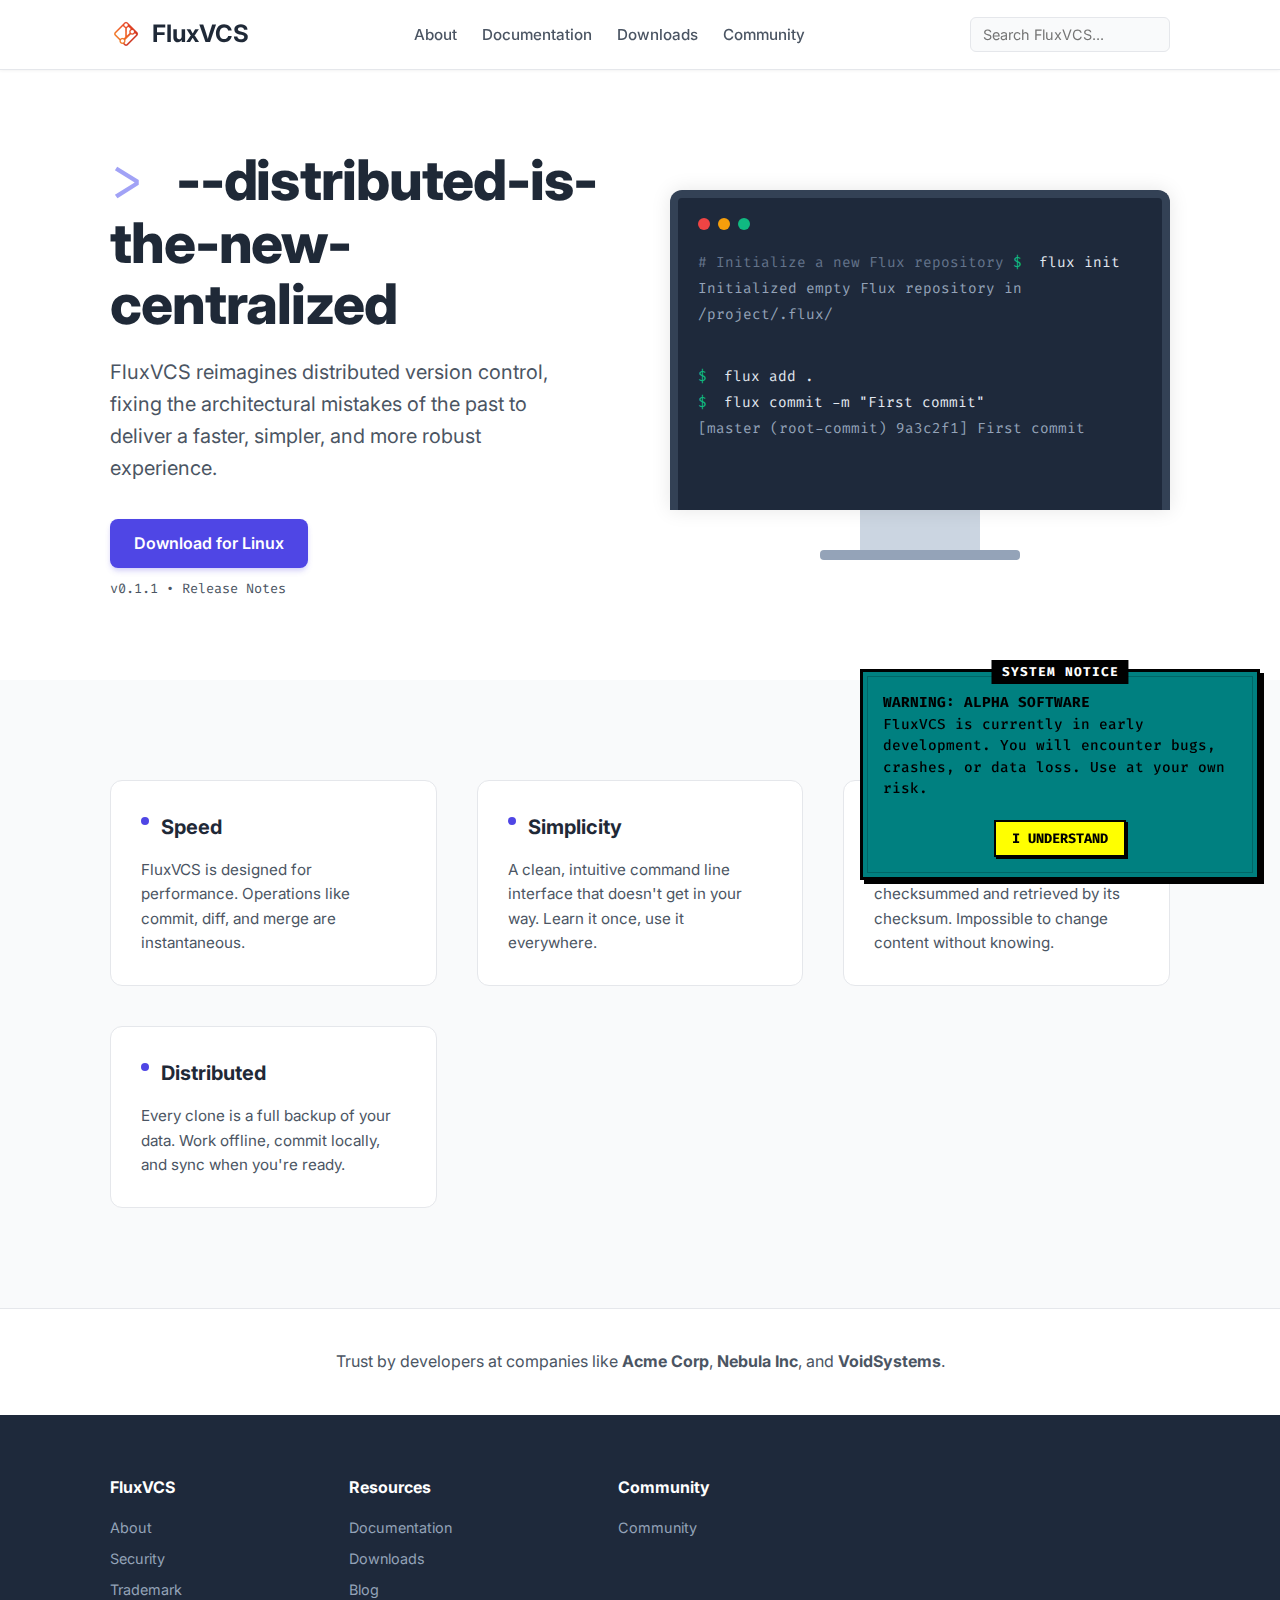
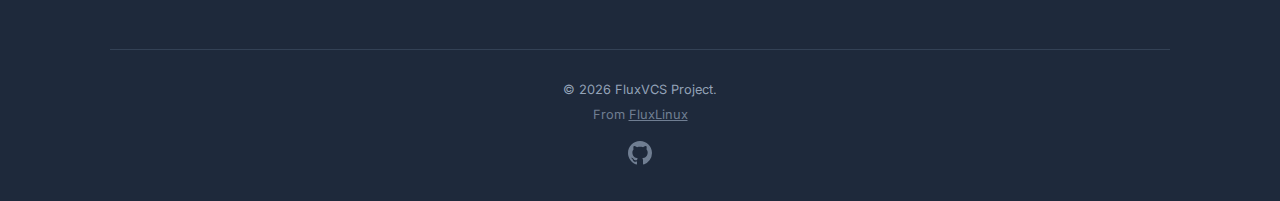
<file: index.html>
<!doctype html>
<html lang="en">

<head>
  <meta charset="UTF-8" />
  <link rel="icon" type="image/png" href="public/favicon-32.png" />
  <meta name="viewport" content="width=device-width, initial-scale=1.0" />

  <!-- SEO & OpenGraph -->
  <title>FluxVCS - Distributed Is The New Centralized</title>
  <meta name="description"
    content="FluxVCS reimagines distributed version control, fixing the architectural mistakes of the past to deliver a faster, simpler, and more robust experience.">
  <meta name="keywords" content="fluxvcs, version control, git alternative, distributed vcs, open source, fluxlinux">
  <link rel="canonical" href="https://vcs.fluxlinux.xyz/" />

  <!-- OG -->
  <meta property="og:type" content="website" />
  <meta property="og:url" content="https://vcs.fluxlinux.xyz/" />
  <meta property="og:title" content="FluxVCS - Fast, Simple, Distributed." />
  <meta property="og:description" content="FluxVCS is a free and open source distributed version control system." />
  <meta property="og:image" content="https://vcs.fluxlinux.xyz/logo-512.png" />
  <meta property="og:site_name" content="FluxVCS" />

  <!-- Google Fonts: Inter (Sans) and Fira Code (Mono) -->
  <link rel="preconnect" href="https://fonts.googleapis.com">
  <link rel="stylesheet" href="style.css">
  <link rel="preconnect" href="https://fonts.gstatic.com" crossorigin>
  <link
    href="https://fonts.googleapis.com/css2?family=Fira+Code:wght@400;500&family=Inter:wght@300;400;500;600;700&display=swap"
    rel="stylesheet">
</head>

<body>
  <header>
    <div class="container">
      <a href="/" class="logo">
        <img src="public/logo-64.png" alt="FluxVCS Logo" class="logo-img" style="height: 32px; width: auto;">
        FluxVCS
      </a>
      <nav>
        <ul>
          <li><a href="/about.html">About</a></li>
          <li><a href="/documentation.html">Documentation</a></li>
          <li><a href="/downloads.html">Downloads</a></li>
          <li><a href="/community.html">Community</a></li>
        </ul>
      </nav>
      <form class="search-form" id="search-form">
        <input type="text" placeholder="Search FluxVCS..." />
      </form>
    </div>
  </header>

  <main>
    <section class="hero">
      <div class="container">
        <div class="hero-content">
          <h1>--distributed-is-the-new-centralized</h1>
          <p class="hero-lead">FluxVCS reimagines distributed version control, fixing the architectural mistakes of the
            past
            to deliver a faster, simpler, and more robust experience.</p>
          <div class="cta-group">
            <a href="/downloads.html" class="btn btn-primary" id="home-download-btn">Download for Linux</a>
            <span class="version-info">v0.1.1 &bull; Release Notes</span>
          </div>
        </div>
        <div class="hero-visual">
          <div class="monitor">
            <div class="screen">
              <div class="code-window">
                <div class="title-bar">
                  <span class="dot red"></span>
                  <span class="dot yellow"></span>
                  <span class="dot green"></span>
                </div>
                <div class="code-content">
                  <span class="comment"># Initialize a new Flux repository</span>
                  <span class="prompt">$</span> flux init<br>
                  <span class="output">Initialized empty Flux repository in /project/.flux/</span><br>
                  <span class="prompt">$</span> flux add .<br>
                  <span class="prompt">$</span> flux commit -m "First commit"<br>
                  <span class="output">[master (root-commit) 9a3c2f1] First commit</span>
                </div>
              </div>
            </div>
            <div class="stand"></div>
            <div class="base"></div>
          </div>
        </div>
      </div>
    </section>

    <section class="features">
      <div class="container">
        <div class="feature-card">
          <h3>Speed</h3>
          <p>FluxVCS is designed for performance. Operations like commit, diff, and merge are instantaneous.</p>
        </div>
        <div class="feature-card">
          <h3>Simplicity</h3>
          <p>A clean, intuitive command line interface that doesn't get in your way. Learn it once, use it everywhere.
          </p>
        </div>
        <div class="feature-card">
          <h3>Integrity</h3>
          <p>Every file and commit is checksummed and retrieved by its checksum. Impossible to change content without
            knowing.</p>
        </div>
        <div class="feature-card">
          <h3>Distributed</h3>
          <p>Every clone is a full backup of your data. Work offline, commit locally, and sync when you're ready.</p>
        </div>
      </div>
    </section>

    <section class="companies">
      <div class="container">
        <p>Trust by developers at companies like <strong>Acme Corp</strong>, <strong>Nebula Inc</strong>, and
          <strong>VoidSystems</strong>.
        </p>
      </div>
    </section>
  </main>

  <footer>
    <div class="container">
      <div class="footer-links">
        <div class="col">
          <h4>FluxVCS</h4>
          <a href="/about.html">About</a>
          <a href="/documentation.html">Security</a>
          <a href="#">Trademark</a>
        </div>
        <div class="col">
          <h4>Resources</h4>
          <a href="/documentation.html">Documentation</a>
          <a href="/downloads.html">Downloads</a>
          <a href="#">Blog</a>
        </div>
        <div class="col">
          <h4>Community</h4>
          <a href="/community.html">Community</a>
        </div>
      </div>
      <div class="copyright">
        <p>&copy; 2026 FluxVCS Project.</p>
        <p style="margin-top: 5px; opacity: 0.7;">From <a href="https://fluxlinux.xyz"
            style="text-decoration: underline;">FluxLinux</a></p>
        <a href="https://github.com/gradykorchinski-ship-it/FluxVCS.git" target="_blank"
          style="display: inline-block; margin-top: 15px; opacity: 0.7; transition: opacity 0.2s;"
          onmouseover="this.style.opacity='1'" onmouseout="this.style.opacity='0.7'">
          <svg height="24" width="24" viewBox="0 0 16 16" fill="currentColor">
            <path
              d="M8 0C3.58 0 0 3.58 0 8c0 3.54 2.29 6.53 5.47 7.59.4.07.55-.17.55-.38 0-.19-.01-.82-.01-1.49-2.01.37-2.53-.49-2.69-.94-.09-.23-.48-.94-.82-1.13-.28-.15-.68-.52-.01-.53.63-.01 1.08.58 1.23.82.72 1.21 1.87.87 2.33.66.07-.52.28-.87.51-1.07-1.78-.2-3.64-.89-3.64-3.95 0-.87.31-1.59.82-2.15-.08-.2-.36-1.02.08-2.12 0 0 .67-.21 2.2.82.64-.18 1.32-.27 2-.27.68 0 1.36.09 2 .27 1.53-1.04 2.2-.82 2.2-.82.44 1.1.16 1.92.08 2.12.51.56.82 1.27.82 2.15 0 3.07-1.87 3.75-3.65 3.95.29.25.54.73.54 1.48 0 1.07-.01 1.93-.01 2.2 0 .21.15.46.55.38A8.013 8.013 0 0016 8c0-4.42-3.58-8-8-8z" />
          </svg>
        </a>
      </div>
    </div>
  </footer>
  <script src="/main.js"></script>
</body>

</html>
</file>
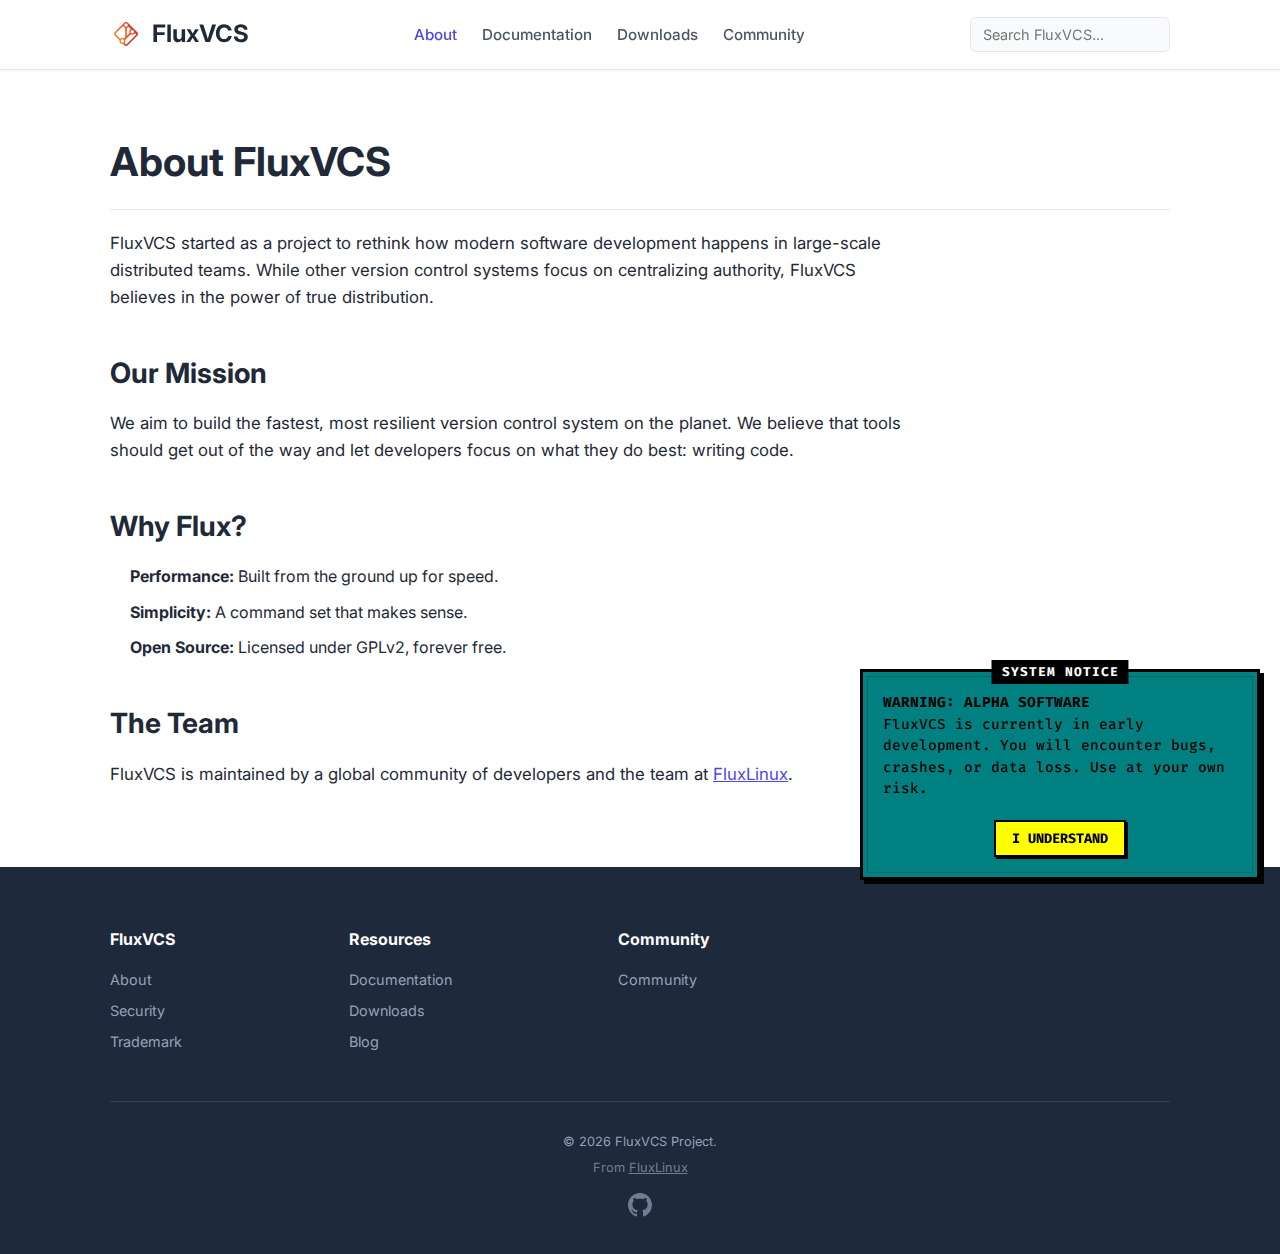
<file: about.html>
<!doctype html>
<html lang="en">

<head>
    <meta charset="UTF-8" />
    <link rel="icon" type="image/png" href="public/favicon-32.png" />
    <meta name="viewport" content="width=device-width, initial-scale=1.0" />

    <title>About - FluxVCS</title>
    <meta name="description"
        content="Learn about the mission and team behind FluxVCS, the distributed version control system designed for speed and simplicity.">
    <link rel="canonical" href="https://vcs.fluxlinux.xyz/about" />

    <meta property="og:type" content="website" />
    <meta property="og:url" content="https://vcs.fluxlinux.xyz/about" />
    <meta property="og:title" content="About - FluxVCS" />
    <meta property="og:description" content="Learn about the mission and team behind FluxVCS." />
    <meta property="og:image" content="https://vcs.fluxlinux.xyz/logo-512.png" />
    <meta property="og:site_name" content="FluxVCS" />

    <link rel="preconnect" href="https://fonts.googleapis.com">
    <link rel="stylesheet" href="style.css">
    <link rel="preconnect" href="https://fonts.gstatic.com" crossorigin>
    <link
        href="https://fonts.googleapis.com/css2?family=Fira+Code:wght@400;500&family=Inter:wght@300;400;500;600;700&display=swap"
        rel="stylesheet">
</head>

<body>
    <header>
        <div class="container">
            <a href="/" class="logo">
                <img src="public/logo-64.png" alt="FluxVCS Logo" class="logo-img" style="height: 32px; width: auto;">
                FluxVCS
            </a>
            <nav>
                <ul>
                    <li><a href="/about.html" class="active">About</a></li>
                    <li><a href="/documentation.html">Documentation</a></li>
                    <li><a href="/downloads.html">Downloads</a></li>
                    <li><a href="/community.html">Community</a></li>
                </ul>
            </nav>
            <form class="search-form" id="search-form">
                <input type="text" placeholder="Search FluxVCS..." />
            </form>
        </div>
    </header>

    <main>
        <section class="content-page">
            <div class="container">
                <h1>About FluxVCS</h1>
                <p>FluxVCS started as a project to rethink how modern software development happens in large-scale
                    distributed teams. While other version control systems focus on centralizing authority, FluxVCS
                    believes in the power of true distribution.</p>

                <h2>Our Mission</h2>
                <p>We aim to build the fastest, most resilient version control system on the planet. We believe that
                    tools should get out of the way and let developers focus on what they do best: writing code.</p>

                <h2>Why Flux?</h2>
                <ul>
                    <li><strong>Performance:</strong> Built from the ground up for speed.</li>
                    <li><strong>Simplicity:</strong> A command set that makes sense.</li>
                    <li><strong>Open Source:</strong> Licensed under GPLv2, forever free.</li>
                </ul>

                <h2>The Team</h2>
                <p>FluxVCS is maintained by a global community of developers and the team at <a
                        href="https://fluxlinux.xyz">FluxLinux</a>.</p>
            </div>
        </section>
    </main>

    <footer>
        <div class="container">
            <div class="footer-links">
                <div class="col">
                    <h4>FluxVCS</h4>
                    <a href="/about.html">About</a>
                    <a href="/documentation.html">Security</a>
                    <a href="#">Trademark</a>
                </div>
                <div class="col">
                    <h4>Resources</h4>
                    <a href="/documentation.html">Documentation</a>
                    <a href="/downloads.html">Downloads</a>
                    <a href="#">Blog</a>
                </div>
                <div class="col">
                    <h4>Community</h4>
                    <a href="/community.html">Community</a>
                </div>
            </div>
            <div class="copyright">
                <p>&copy; 2026 FluxVCS Project.</p>
                <p style="margin-top: 5px; opacity: 0.7;">From <a href="https://fluxlinux.xyz"
                        style="text-decoration: underline;">FluxLinux</a></p>
                <a href="https://github.com/gradykorchinski-ship-it/FluxVCS.git" target="_blank"
                    style="display: inline-block; margin-top: 15px; opacity: 0.7; transition: opacity 0.2s;"
                    onmouseover="this.style.opacity='1'" onmouseout="this.style.opacity='0.7'">
                    <svg height="24" width="24" viewBox="0 0 16 16" fill="currentColor">
                        <path
                            d="M8 0C3.58 0 0 3.58 0 8c0 3.54 2.29 6.53 5.47 7.59.4.07.55-.17.55-.38 0-.19-.01-.82-.01-1.49-2.01.37-2.53-.49-2.69-.94-.09-.23-.48-.94-.82-1.13-.28-.15-.68-.52-.01-.53.63-.01 1.08.58 1.23.82.72 1.21 1.87.87 2.33.66.07-.52.28-.87.51-1.07-1.78-.2-3.64-.89-3.64-3.95 0-.87.31-1.59.82-2.15-.08-.2-.36-1.02.08-2.12 0 0 .67-.21 2.2.82.64-.18 1.32-.27 2-.27.68 0 1.36.09 2 .27 1.53-1.04 2.2-.82 2.2-.82.44 1.1.16 1.92.08 2.12.51.56.82 1.27.82 2.15 0 3.07-1.87 3.75-3.65 3.95.29.25.54.73.54 1.48 0 1.07-.01 1.93-.01 2.2 0 .21.15.46.55.38A8.013 8.013 0 0016 8c0-4.42-3.58-8-8-8z" />
                    </svg>
                </a>
            </div>
        </div>
    </footer>
    <script src="/main.js"></script>
</body>

</html>
</file>
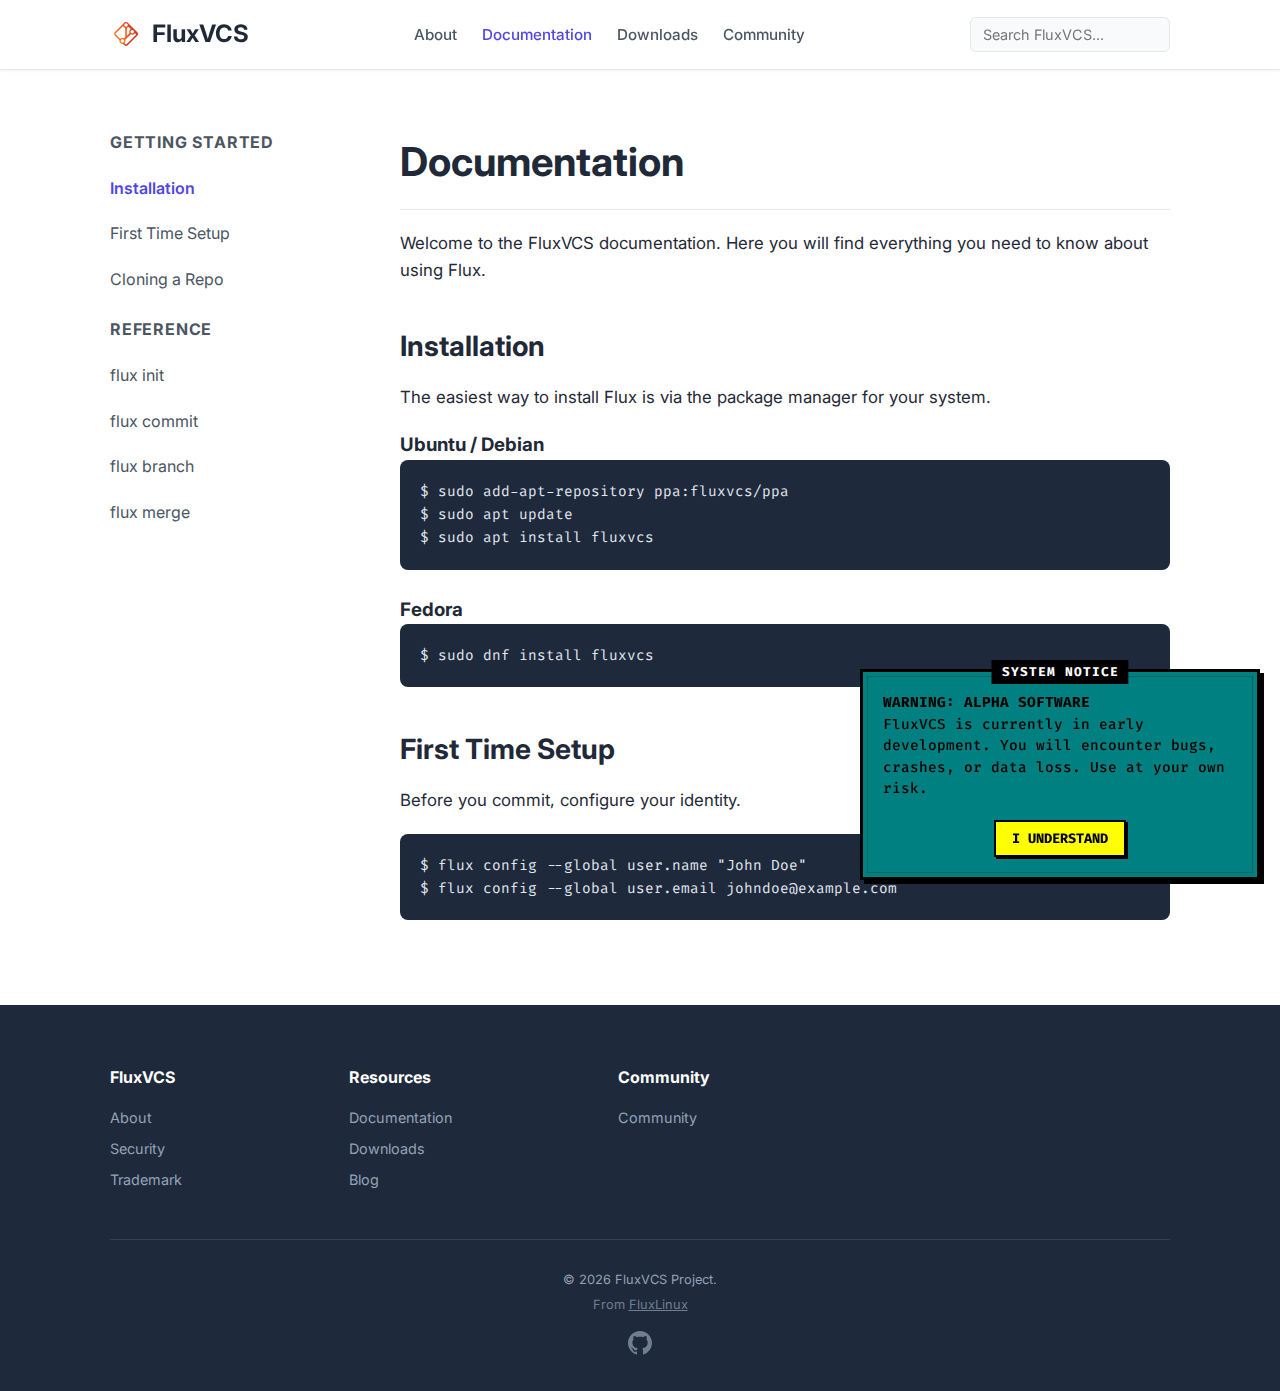
<file: documentation.html>
<!doctype html>
<html lang="en">

<head>
    <meta charset="UTF-8" />
    <link rel="icon" type="image/png" href="public/favicon-32.png" />
    <meta name="viewport" content="width=device-width, initial-scale=1.0" />

    <title>Documentation - FluxVCS</title>
    <meta name="description"
        content="Official documentation for FluxVCS. Learn how to install, configure, and use Flux for your projects.">
    <link rel="canonical" href="https://vcs.fluxlinux.xyz/documentation" />

    <meta property="og:type" content="website" />
    <meta property="og:url" content="https://vcs.fluxlinux.xyz/documentation" />
    <meta property="og:title" content="Documentation - FluxVCS" />
    <meta property="og:description" content="Official documentation for FluxVCS." />
    <meta property="og:image" content="https://vcs.fluxlinux.xyz/logo-512.png" />
    <meta property="og:site_name" content="FluxVCS" />

    <link rel="preconnect" href="https://fonts.googleapis.com">
    <link rel="stylesheet" href="style.css">
    <link rel="preconnect" href="https://fonts.gstatic.com" crossorigin>
    <link
        href="https://fonts.googleapis.com/css2?family=Fira+Code:wght@400;500&family=Inter:wght@300;400;500;600;700&display=swap"
        rel="stylesheet">
</head>

<body>
    <header>
        <div class="container">
            <a href="/" class="logo">
                <img src="public/logo-64.png" alt="FluxVCS Logo" class="logo-img" style="height: 32px; width: auto;">
                FluxVCS
            </a>
            <nav>
                <ul>
                    <li><a href="/about.html">About</a></li>
                    <li><a href="/documentation.html" class="active">Documentation</a></li>
                    <li><a href="/downloads.html">Downloads</a></li>
                    <li><a href="/community.html">Community</a></li>
                </ul>
            </nav>
            <form class="search-form" id="search-form">
                <input type="text" placeholder="Search FluxVCS..." />
            </form>
        </div>
    </header>

    <main>
        <section class="content-page">
            <div class="container sidebar-layout">
                <aside class="sidebar">
                    <h3>Getting Started</h3>
                    <ul>
                        <li><a href="#" class="active">Installation</a></li>
                        <li><a href="#">First Time Setup</a></li>
                        <li><a href="#">Cloning a Repo</a></li>
                    </ul>

                    <h3 style="margin-top: 20px;">Reference</h3>
                    <ul>
                        <li><a href="#">flux init</a></li>
                        <li><a href="#">flux commit</a></li>
                        <li><a href="#">flux branch</a></li>
                        <li><a href="#">flux merge</a></li>
                    </ul>
                </aside>

                <div class="docs-content">
                    <h1>Documentation</h1>
                    <p>Welcome to the FluxVCS documentation. Here you will find everything you need to know about using
                        Flux.</p>

                    <h2>Installation</h2>
                    <p>The easiest way to install Flux is via the package manager for your system.</p>

                    <h3>Ubuntu / Debian</h3>
                    <pre>
$ sudo add-apt-repository ppa:fluxvcs/ppa
$ sudo apt update
$ sudo apt install fluxvcs</pre>

                    <h3>Fedora</h3>
                    <pre>$ sudo dnf install fluxvcs</pre>

                    <h2>First Time Setup</h2>
                    <p>Before you commit, configure your identity.</p>
                    <pre>
$ flux config --global user.name "John Doe"
$ flux config --global user.email johndoe@example.com</pre>
                </div>
            </div>
        </section>
    </main>

    <footer>
        <div class="container">
            <div class="footer-links">
                <div class="col">
                    <h4>FluxVCS</h4>
                    <a href="/about.html">About</a>
                    <a href="/documentation.html">Security</a>
                    <a href="#">Trademark</a>
                </div>
                <div class="col">
                    <h4>Resources</h4>
                    <a href="/documentation.html">Documentation</a>
                    <a href="/downloads.html">Downloads</a>
                    <a href="#">Blog</a>
                </div>
                <div class="col">
                    <h4>Community</h4>
                    <a href="/community.html">Community</a>
                </div>
            </div>
            <div class="copyright">
                <p>&copy; 2026 FluxVCS Project.</p>
                <p style="margin-top: 5px; opacity: 0.7;">From <a href="https://fluxlinux.xyz"
                        style="text-decoration: underline;">FluxLinux</a></p>
                <a href="https://github.com/gradykorchinski-ship-it/FluxVCS.git" target="_blank"
                    style="display: inline-block; margin-top: 15px; opacity: 0.7; transition: opacity 0.2s;"
                    onmouseover="this.style.opacity='1'" onmouseout="this.style.opacity='0.7'">
                    <svg height="24" width="24" viewBox="0 0 16 16" fill="currentColor">
                        <path
                            d="M8 0C3.58 0 0 3.58 0 8c0 3.54 2.29 6.53 5.47 7.59.4.07.55-.17.55-.38 0-.19-.01-.82-.01-1.49-2.01.37-2.53-.49-2.69-.94-.09-.23-.48-.94-.82-1.13-.28-.15-.68-.52-.01-.53.63-.01 1.08.58 1.23.82.72 1.21 1.87.87 2.33.66.07-.52.28-.87.51-1.07-1.78-.2-3.64-.89-3.64-3.95 0-.87.31-1.59.82-2.15-.08-.2-.36-1.02.08-2.12 0 0 .67-.21 2.2.82.64-.18 1.32-.27 2-.27.68 0 1.36.09 2 .27 1.53-1.04 2.2-.82 2.2-.82.44 1.1.16 1.92.08 2.12.51.56.82 1.27.82 2.15 0 3.07-1.87 3.75-3.65 3.95.29.25.54.73.54 1.48 0 1.07-.01 1.93-.01 2.2 0 .21.15.46.55.38A8.013 8.013 0 0016 8c0-4.42-3.58-8-8-8z" />
                    </svg>
                </a>
            </div>
        </div>
    </footer>
    <script src="/main.js"></script>
</body>

</html>
</file>
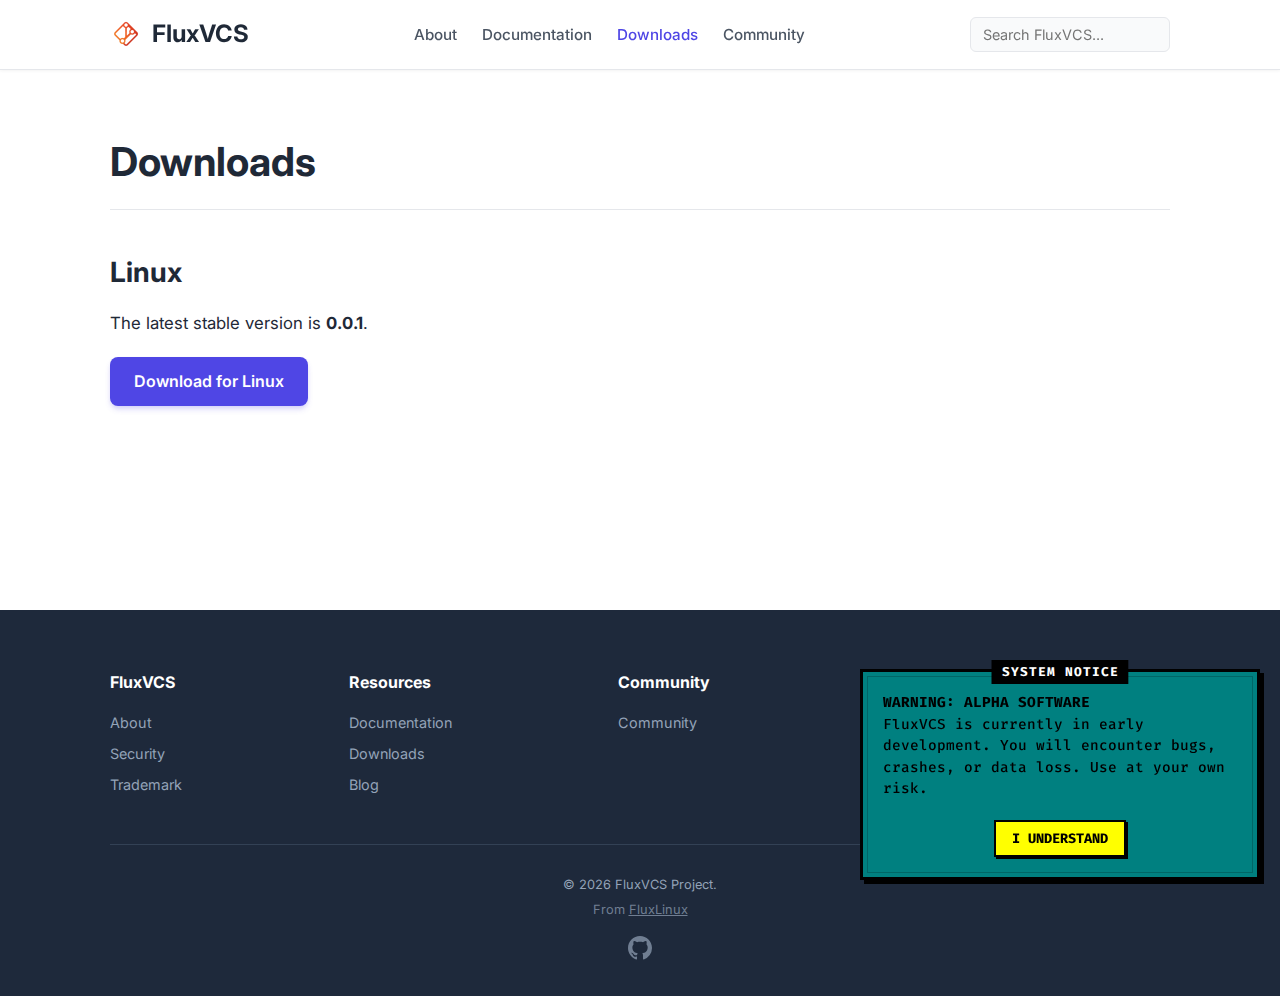
<file: downloads.html>
<!doctype html>
<html lang="en">

<head>
    <meta charset="UTF-8" />
    <link rel="icon" type="image/png" href="public/favicon-32.png" />
    <meta name="viewport" content="width=device-width, initial-scale=1.0" />

    <title>Downloads - FluxVCS</title>
    <meta name="description"
        content="Download FluxVCS for Linux, macOS, and Windows. Get the source code or latest binary releases.">
    <link rel="canonical" href="https://vcs.fluxlinux.xyz/downloads" />

    <meta property="og:type" content="website" />
    <meta property="og:url" content="https://vcs.fluxlinux.xyz/downloads" />
    <meta property="og:title" content="Download FluxVCS" />
    <meta property="og:description" content="Download the latest version of FluxVCS." />
    <meta property="og:image" content="https://vcs.fluxlinux.xyz/logo-512.png" />
    <meta property="og:site_name" content="FluxVCS" />

    <link rel="preconnect" href="https://fonts.googleapis.com">
    <link rel="stylesheet" href="style.css">
    <link rel="preconnect" href="https://fonts.gstatic.com" crossorigin>
    <link
        href="https://fonts.googleapis.com/css2?family=Fira+Code:wght@400;500&family=Inter:wght@300;400;500;600;700&display=swap"
        rel="stylesheet">
</head>

<body>
    <header>
        <div class="container">
            <a href="/" class="logo">
                <img src="public/logo-64.png" alt="FluxVCS Logo" class="logo-img" style="height: 32px; width: auto;">
                FluxVCS
            </a>
            <nav>
                <ul>
                    <li><a href="/about.html">About</a></li>
                    <li><a href="/documentation.html">Documentation</a></li>
                    <li><a href="/downloads.html" class="active">Downloads</a></li>
                    <li><a href="/community.html">Community</a></li>
                </ul>
            </nav>
            <form class="search-form" id="search-form">
                <input type="text" placeholder="Search FluxVCS..." />
            </form>
        </div>
    </header>

    <main>
        <section class="content-page">
            <div class="container">
                <h1>Downloads</h1>
                <div style="display: flex; gap: 40px; margin-top: 40px; align-items: flex-start; flex-wrap: wrap;">
                    <div style="flex: 1; min-width: 300px;">
                        <h2 style="margin-top: 0;">Linux</h2>
                        <p>The latest stable version is <strong>0.0.1</strong>.</p>
                        <div style="margin-top: 20px;">
                            <a href="https://launchpad.net/~fluxlinux/+archive/ubuntu/fluxvcs" target="_blank"
                                class="btn btn-primary" style="color: white; text-decoration: none;">Download for
                                Linux</a>
                        </div>
                    </div>
                </div>
            </div>
        </section>
    </main>

    <footer>
        <div class="container">
            <div class="footer-links">
                <div class="col">
                    <h4>FluxVCS</h4>
                    <a href="/about.html">About</a>
                    <a href="/documentation.html">Security</a>
                    <a href="#">Trademark</a>
                </div>
                <div class="col">
                    <h4>Resources</h4>
                    <a href="/documentation.html">Documentation</a>
                    <a href="/downloads.html">Downloads</a>
                    <a href="#">Blog</a>
                </div>
                <div class="col">
                    <h4>Community</h4>
                    <a href="/community.html">Community</a>
                </div>
            </div>
            <div class="copyright">
                <p>&copy; 2026 FluxVCS Project.</p>
                <p style="margin-top: 5px; opacity: 0.7;">From <a href="https://fluxlinux.xyz"
                        style="text-decoration: underline;">FluxLinux</a></p>
                <a href="https://github.com/gradykorchinski-ship-it/FluxVCS.git" target="_blank"
                    style="display: inline-block; margin-top: 15px; opacity: 0.7; transition: opacity 0.2s;"
                    onmouseover="this.style.opacity='1'" onmouseout="this.style.opacity='0.7'">
                    <svg height="24" width="24" viewBox="0 0 16 16" fill="currentColor">
                        <path
                            d="M8 0C3.58 0 0 3.58 0 8c0 3.54 2.29 6.53 5.47 7.59.4.07.55-.17.55-.38 0-.19-.01-.82-.01-1.49-2.01.37-2.53-.49-2.69-.94-.09-.23-.48-.94-.82-1.13-.28-.15-.68-.52-.01-.53.63-.01 1.08.58 1.23.82.72 1.21 1.87.87 2.33.66.07-.52.28-.87.51-1.07-1.78-.2-3.64-.89-3.64-3.95 0-.87.31-1.59.82-2.15-.08-.2-.36-1.02.08-2.12 0 0 .67-.21 2.2.82.64-.18 1.32-.27 2-.27.68 0 1.36.09 2 .27 1.53-1.04 2.2-.82 2.2-.82.44 1.1.16 1.92.08 2.12.51.56.82 1.27.82 2.15 0 3.07-1.87 3.75-3.65 3.95.29.25.54.73.54 1.48 0 1.07-.01 1.93-.01 2.2 0 .21.15.46.55.38A8.013 8.013 0 0016 8c0-4.42-3.58-8-8-8z" />
                    </svg>
                </a>
            </div>
        </div>
    </footer>
    <script src="/main.js"></script>
</body>

</html>
</file>
<file: style.css>
:root {
    /* Colors */
    --primary-color: #4f46e5;
    /* Indigo 600 */
    --primary-dark: #4338ca;
    /* Indigo 700 */
    --primary-light: #6366f1;
    /* Indigo 500 */
    --text-main: #1f2937;
    /* Gray 800 */
    --text-muted: #4b5563;
    /* Gray 600 */
    --bg-color: #f9fafb;
    /* Gray 50 */
    --bg-white: #ffffff;
    --border-color: #e5e7eb;
    /* Gray 200 */
    --accent-terminal: #1e293b;
    /* Slate 800 */

    /* Fonts */
    --font-sans: 'Inter', system-ui, -apple-system, sans-serif;
    --font-mono: 'Fira Code', 'Courier New', monospace;

    /* Spacing */
    --container-width: 1100px;
    --header-height: 70px;

    /* Retro Banner Colors */
    --retro-teal: #008080;
    --retro-yellow: #ffff00;
    --retro-shadow: 4px 4px 0px #000000;
}

/* Retro Banner Styles */
.retro-banner-overlay {
    position: fixed;
    bottom: 20px;
    right: 20px;
    max-width: 400px;
    z-index: 9999;
    font-family: var(--font-mono);
    animation: slideIn 0.5s ease-out;
}

@keyframes slideIn {
    from {
        transform: translateY(100%);
        opacity: 0;
    }

    to {
        transform: translateY(0);
        opacity: 1;
    }
}

.retro-box {
    background-color: var(--retro-teal);
    border: 3px solid #000;
    padding: 20px;
    position: relative;
    box-shadow: var(--retro-shadow);
    color: #000;
}

.retro-box::before {
    content: "";
    /* Inner border effect */
    position: absolute;
    top: 4px;
    left: 4px;
    right: 4px;
    bottom: 4px;
    border: 1px solid rgba(0, 0, 0, 0.2);
    pointer-events: none;
}

.retro-header-label {
    position: absolute;
    top: -12px;
    left: 50%;
    transform: translateX(-50%);
    background: #000;
    color: #fff;
    padding: 2px 10px;
    font-weight: bold;
    font-size: 0.8rem;
    text-transform: uppercase;
    letter-spacing: 1px;
}

.retro-box p {
    font-size: 0.9rem;
    line-height: 1.5;
    margin-bottom: 20px;
    font-weight: 500;
}

.retro-btn {
    background: var(--retro-yellow);
    border: 2px solid #000;
    padding: 8px 16px;
    font-weight: bold;
    font-family: var(--font-mono);
    cursor: pointer;
    box-shadow: 2px 2px 0 #000;
    transition: all 0.1s;
    font-size: 0.85rem;
    text-transform: uppercase;
}

.retro-btn:active {
    transform: translate(2px, 2px);
    box-shadow: none;
}

/* Download Count Banner */
.download-banner {
    background: linear-gradient(to right, var(--primary-color), var(--primary-light));
    color: white;
    padding: 12px 0;
    text-align: center;
    font-weight: 600;
    font-size: 1.1rem;
    box-shadow: inset 0 -2px 5px rgba(0, 0, 0, 0.1);
}

.download-banner .count {
    background: rgba(255, 255, 255, 0.2);
    padding: 2px 8px;
    border-radius: 4px;
    font-family: var(--font-mono);
    margin: 0 4px;
}


* {
    box-sizing: border-box;
    margin: 0;
    padding: 0;
}

body {
    font-family: var(--font-sans);
    background-color: var(--bg-color);
    color: var(--text-main);
    line-height: 1.6;
    -webkit-font-smoothing: antialiased;
}

a {
    text-decoration: none;
    color: inherit;
    transition: color 0.2s;
}

ul {
    list-style: none;
}

.container {
    max-width: var(--container-width);
    margin: 0 auto;
    padding: 0 20px;
}

/* Header */
header {
    height: var(--header-height);
    background: var(--bg-white);
    border-bottom: 1px solid var(--border-color);
    display: flex;
    align-items: center;
    position: sticky;
    top: 0;
    z-index: 1000;
    box-shadow: 0 1px 3px rgba(0, 0, 0, 0.05);
}

header .container {
    display: flex;
    align-items: center;
    width: 100%;
    justify-content: space-between;
}

.logo {
    font-weight: 700;
    font-size: 1.5rem;
    color: var(--text-main);
    display: flex;
    align-items: center;
    gap: 10px;
}

.logo-icon {
    background: var(--primary-color);
    color: white;
    padding: 2px 8px;
    border-radius: 4px;
    font-size: 0.9rem;
    font-family: var(--font-mono);
}

nav ul {
    display: flex;
    gap: 25px;
}

nav a {
    font-weight: 500;
    color: var(--text-muted);
    font-size: 0.95rem;
}

nav a:hover,
nav a.active {
    color: var(--primary-color);
}

.search-form input {
    padding: 8px 12px;
    border-radius: 6px;
    border: 1px solid var(--border-color);
    background: var(--bg-color);
    font-family: var(--font-sans);
    font-size: 0.9rem;
    width: 200px;
    transition: all 0.2s;
}

.search-form {
    position: relative;
}

.search-form input:focus {
    outline: none;
    border-color: var(--primary-light);
    box-shadow: 0 0 0 3px rgba(99, 102, 241, 0.2);
}

.search-results {
    position: absolute;
    top: 100%;
    right: 0;
    width: 300px;
    background: white;
    border: 1px solid var(--border-color);
    border-radius: 8px;
    box-shadow: 0 10px 15px -3px rgba(0, 0, 0, 0.1);
    margin-top: 8px;
    display: none;
    z-index: 1000;
    overflow: hidden;
}

.search-results.active {
    display: block;
}

.search-result-item {
    display: block;
    padding: 12px 16px;
    border-bottom: 1px solid var(--border-color);
    text-decoration: none;
    transition: background 0.1s;
}

.search-result-item:last-child {
    border-bottom: none;
}

.search-result-item:hover {
    background: var(--bg-color);
}

.search-result-title {
    font-weight: 600;
    font-size: 0.9rem;
    color: var(--text-main);
    display: block;
}

.search-result-excerpt {
    font-size: 0.8rem;
    color: var(--text-muted);
    margin-top: 4px;
    display: block;
}

.no-results {
    padding: 15px;
    color: var(--text-muted);
    font-size: 0.9rem;
    text-align: center;
}

/* Hero Section */
.hero {
    padding: 80px 0;
    background: white;
    min-height: 500px;
    display: flex;
    align-items: center;
}

.hero .container {
    display: grid;
    grid-template-columns: 1fr 1fr;
    gap: 60px;
    align-items: center;
}

.hero h1 {
    font-size: 3.5rem;
    line-height: 1.1;
    font-weight: 800;
    letter-spacing: -0.02em;
    margin-bottom: 20px;
    color: var(--text-main);
    font-family: var(--font-sans);
    /* Ensure specific font style */
}

/* Simulate the "command line" look in the heading slightly */
.hero h1::before {
    content: "> ";
    color: var(--primary-light);
    font-family: var(--font-mono);
    font-weight: 400;
    opacity: 0.6;
}


.hero-lead {
    font-size: 1.25rem;
    color: var(--text-muted);
    margin-bottom: 35px;
    max-width: 480px;
}

.btn {
    display: inline-block;
    padding: 12px 24px;
    border-radius: 8px;
    font-weight: 600;
    font-size: 1rem;
    cursor: pointer;
    transition: all 0.2s;
    text-align: center;
}

.btn-primary {
    background: var(--primary-color);
    color: white;
    box-shadow: 0 4px 6px -1px rgba(79, 70, 229, 0.2), 0 2px 4px -1px rgba(79, 70, 229, 0.1);
}

.btn-primary:hover {
    background: var(--primary-dark);
    transform: translateY(-1px);
    box-shadow: 0 6px 8px -1px rgba(79, 70, 229, 0.3);
}

.version-info {
    display: block;
    margin-top: 10px;
    font-size: 0.85rem;
    color: var(--text-muted);
    font-family: var(--font-mono);
}

/* Monitor Mockup */
.hero-visual {
    display: flex;
    justify-content: center;
}

.monitor {
    width: 100%;
    max-width: 500px;
    position: relative;
}

.screen {
    background: var(--accent-terminal);
    border-radius: 12px 12px 0 0;
    border: 8px solid #334155;
    border-bottom: none;
    height: 320px;
    position: relative;
    overflow: hidden;
    box-shadow: 0 0 20px rgba(0, 0, 0, 0.1);
}

.code-window {
    padding: 20px;
    font-family: var(--font-mono);
    font-size: 0.9rem;
}

.title-bar {
    display: flex;
    gap: 8px;
    margin-bottom: 20px;
}

.dot {
    width: 12px;
    height: 12px;
    border-radius: 50%;
}

.red {
    background: #ef4444;
}

.yellow {
    background: #f59e0b;
}

.green {
    background: #10b981;
}

.code-content {
    color: #e2e8f0;
    line-height: 1.8;
}

.comment {
    color: #64748b;
}

.prompt {
    color: #10b981;
    margin-right: 8px;
}

.output {
    color: #94a3b8;
    display: block;
    margin-bottom: 10px;
}

.stand {
    height: 40px;
    width: 120px;
    background: #cbd5e1;
    margin: 0 auto;
}

.base {
    height: 10px;
    width: 200px;
    background: #94a3b8;
    margin: 0 auto;
    border-radius: 4px;
}

/* Features */
.features {
    padding: 100px 0;
    background: var(--bg-color);
}

.features .container {
    display: grid;
    grid-template-columns: repeat(auto-fit, minmax(280px, 1fr));
    gap: 40px;
}

.feature-card {
    background: var(--bg-white);
    padding: 30px;
    border-radius: 12px;
    border: 1px solid var(--border-color);
    transition: transform 0.2s, box-shadow 0.2s;
}

.feature-card:hover {
    transform: translateY(-5px);
    box-shadow: 0 10px 15px -3px rgba(0, 0, 0, 0.05);
    border-color: var(--primary-light);
}

.feature-card h3 {
    font-size: 1.25rem;
    margin-bottom: 15px;
    color: var(--text-main);
    position: relative;
    padding-left: 20px;
}

.feature-card h3::before {
    content: "";
    position: absolute;
    left: 0;
    top: 6px;
    width: 8px;
    height: 8px;
    background: var(--primary-color);
    border-radius: 50%;
}

.feature-card p {
    color: var(--text-muted);
    font-size: 0.95rem;
}

/* Companies */
.companies {
    padding: 40px 0;
    text-align: center;
    border-top: 1px solid var(--border-color);
    background: #fff;
}

.companies p {
    color: var(--text-muted);
}

/* Footer */
footer {
    background: var(--accent-terminal);
    color: #94a3b8;
    padding: 60px 0 30px;
    font-size: 0.9rem;
}

.footer-links {
    display: flex;
    justify-content: space-between;
    max-width: 600px;
    margin-bottom: 40px;
}

.footer-links h4 {
    color: white;
    margin-bottom: 15px;
    font-size: 1rem;
}

.footer-links a {
    display: block;
    margin-bottom: 8px;
}

.footer-links a:hover {
    color: white;
    text-decoration: underline;
}

.copyright {
    border-top: 1px solid #334155;
    padding-top: 30px;
    text-align: center;
    font-size: 0.8rem;
}

/* Content Pages */
.content-page {
    padding: 60px 0;
    min-height: 60vh;
    background: white;
}

.content-page h1 {
    font-size: 2.5rem;
    margin-bottom: 20px;
    color: var(--text-main);
    border-bottom: 1px solid var(--border-color);
    padding-bottom: 15px;
}

.content-page h2 {
    font-size: 1.75rem;
    margin-top: 40px;
    margin-bottom: 15px;
    color: var(--text-main);
}

.content-page p {
    margin-bottom: 20px;
    color: var(--title-muted);
    font-size: 1.05rem;
    max-width: 800px;
}

.content-page ul,
.content-page ol {
    margin-bottom: 20px;
    margin-left: 20px;
    max-width: 800px;
}

.content-page li {
    margin-bottom: 10px;
}

.content-page pre {
    background: var(--accent-terminal);
    color: #e2e8f0;
    padding: 20px;
    border-radius: 8px;
    overflow-x: auto;
    margin-bottom: 25px;
    font-family: var(--font-mono);
    font-size: 0.9rem;
}

.content-page a {
    color: var(--primary-color);
    text-decoration: underline;
}

.content-page a:hover {
    text-decoration: none;
}

.sidebar-layout {
    display: grid;
    grid-template-columns: 250px 1fr;
    gap: 40px;
}

.sidebar h3 {
    font-size: 1rem;
    margin-bottom: 15px;
    text-transform: uppercase;
    color: var(--text-muted);
    letter-spacing: 0.05em;
}

.sidebar ul {
    margin-left: 0;
}

.sidebar li a {
    display: block;
    padding: 5px 0;
    color: var(--text-muted);
    text-decoration: none;
}

.sidebar li a:hover,
.sidebar li a.active {
    color: var(--primary-color);
    font-weight: 600;
}

/* Mobile Responsive */
@media (max-width: 768px) {
    .hero .container {
        grid-template-columns: 1fr;
        text-align: center;
    }

    .hero h1 {
        font-size: 2.5rem;
    }

    .logo-icon,
    .search-form {
        display: none;
        /* Simplify header for now */
    }

    nav ul {
        gap: 15px;
    }

    .hero-lead {
        margin: 0 auto 35px;
    }
}
</file>
